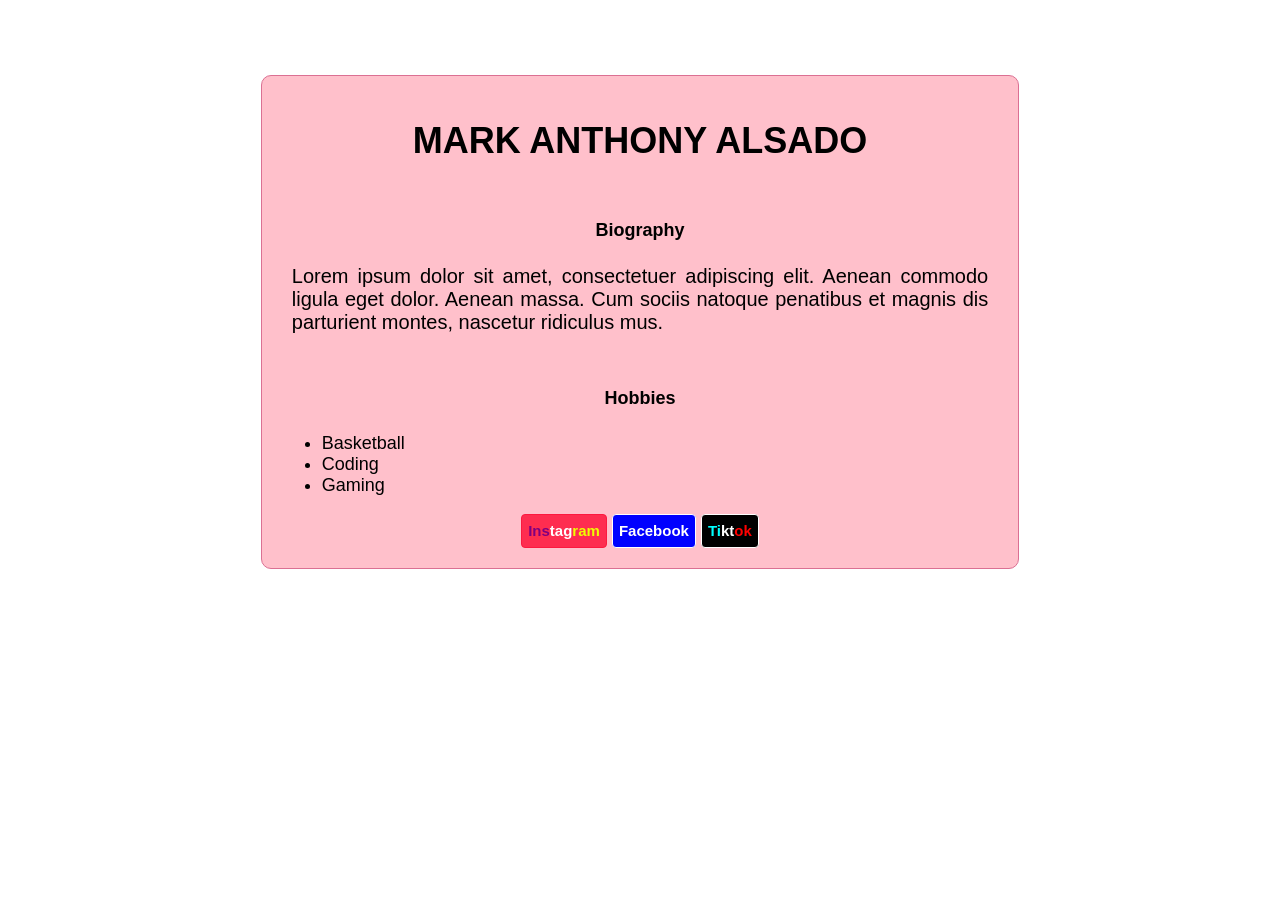
<file: 1/index.html>
<html lang="en">

<head>
    <meta charset="UTF-8">
    <meta name="viewport" content="width=device-width, initial-scale=1.0">
    <link rel="stylesheet" href="assets/style.css">
    <title>Exercise 1</title>
</head>

<body>
    <header>

    </header>
    <main>
        <div class="container">
            <h1 class="text-center title">Mark Anthony Alsado</h1>
            <div class="box">
                <h4 class="text-center">Biography</h4>
                <p class="bio">
                    Lorem ipsum dolor sit amet, consectetuer adipiscing elit. Aenean commodo ligula eget dolor. Aenean massa. Cum sociis natoque penatibus et magnis dis parturient montes, nascetur ridiculus mus.
                </p>

            </div>
            <div>
                <h4 class="text-center">Hobbies</h4>
                <ul>
                    <li>Basketball</li>
                    <li>Coding</li>
                    <li>Gaming</li>
                </ul>
            </div>
            <div class="text-center">
                <a href="www.instagram.com" target="_blank">
                    <button type="button" class="button btn-instagram">
                        <span id="purple">Ins</span>tag<span id="yellow">ram</span></button>
                </a>
                <a href="www.facebook.com" target="_blank">
                    <button type="button" class="button btn-fb">Facebook</button>
                </a>
                <a href="www.tiktok.com" target="_blank">
                    <button type="button" class="button btn-tiktok">
                        <span id="aqua">Ti</span>kt<span id="red">ok</span>
                    </button>
                </a>
            </div>
        </div>
    </main>
    <footer>

    </footer>
</body>

</html>
</file>
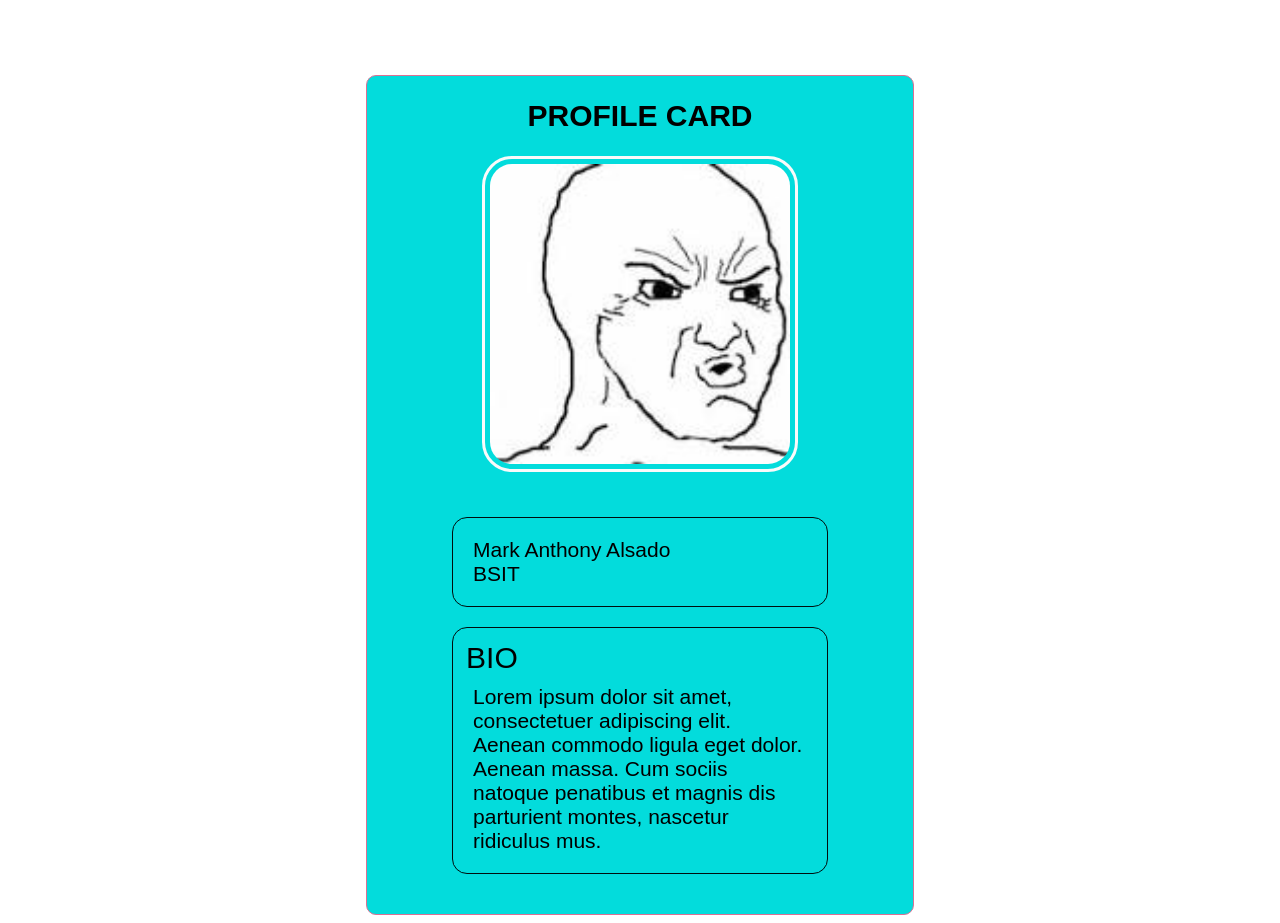
<file: 2/index.html>
<!DOCTYPE html>
<html lang="en">

<head>
    <meta charset="UTF-8">
    <meta name="viewport" content="width=device-width, initial-scale=1.0">
    <link rel="stylesheet" href="assets/style.css">
    <title>Exercise 2</title>
</head>

<body>
    <header>

    </header>
    <main>
        <div class="container">
            <h3 class="text-center title">Profile Card</h3>
            <div class="text-center">
                <img src="assets/image/pic.jpg" alt="chart" class="img">
            </div>
            <div class="box">
                <p>Mark Anthony Alsado<br>BSIT</p>
            </div>
            <div class="box .text-justify">
                <p class="title">Bio</p>
                <p>Lorem ipsum dolor sit amet, consectetuer adipiscing elit. Aenean commodo ligula eget dolor. Aenean massa. Cum sociis natoque penatibus et magnis dis parturient montes, nascetur ridiculus mus.</p>
            </div>
    </main>
    <footer>

    </footer>
</body>

</html>
</file>
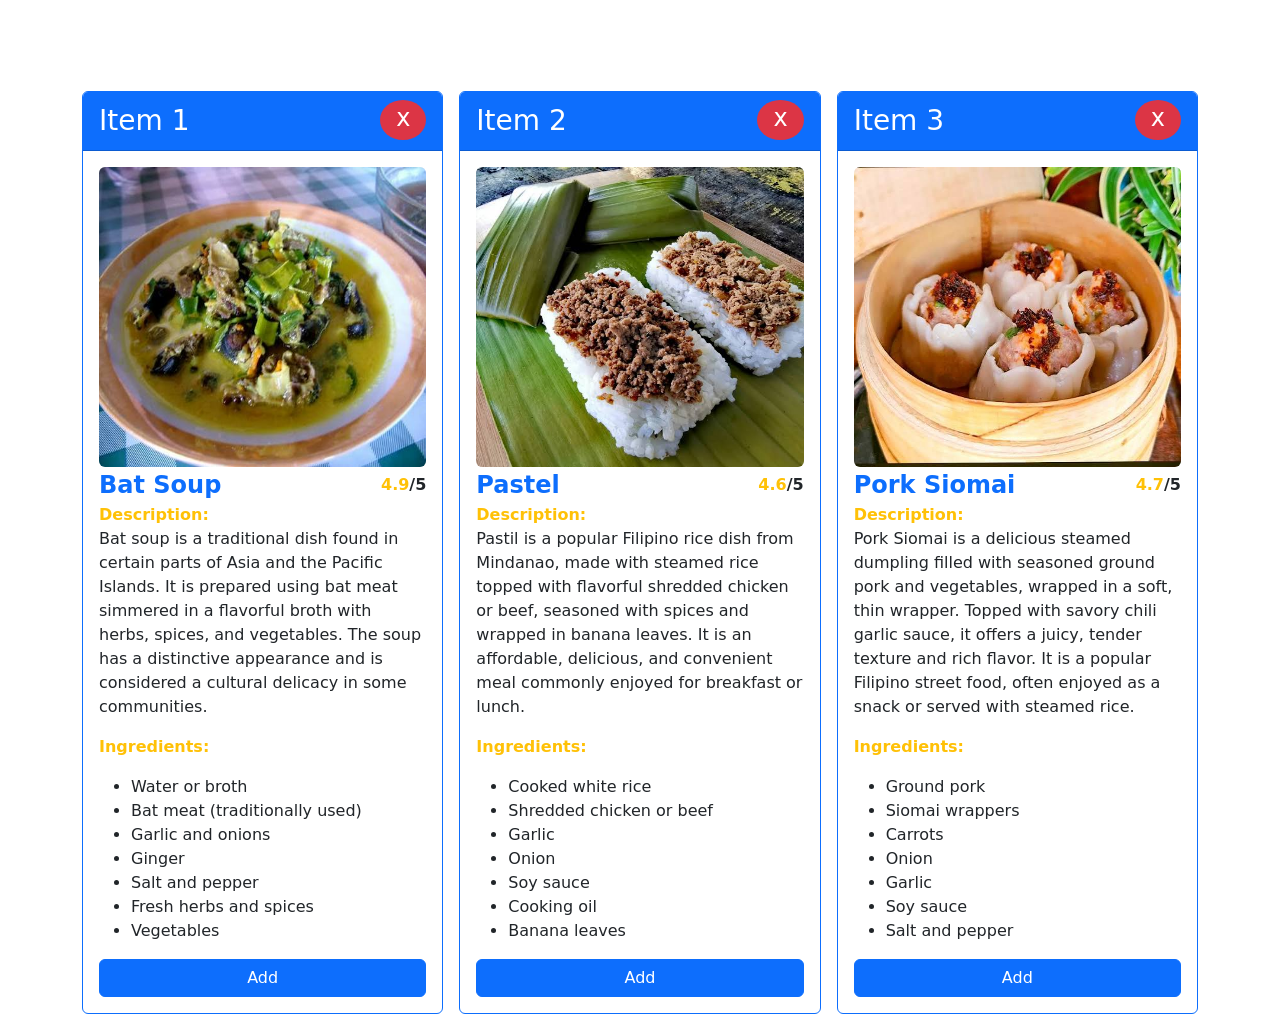
<file: 3/index.html>
<html lang="en">

<head>
    <meta charset="UTF-8">
    <meta name="viewport" content="width=device-width, initial-scale=1.0">
    <title>Document</title>
    <link rel="stylesheet" href="assets/style.css">
    <link rel="stylesheet" href="https://cdnjs.cloudflare.com/ajax/libs/bootstrap/5.3.8/css/bootstrap.min.css">
</head>

<body>
    <main div class="container py-3">
        <div class="row g-3">
            <div class="col-lg-4 col-sm-12">
                <div class="card border-primary">
                    <div class="card-header fs-3 bg-primary text-white">
                        Item 1
                        <span class="fs-4 float-end rounded-circle bg-danger px-3 pb-1">x</span>
                    </div>
                    <div class="card-body">
                        <div class="thumbnail">
                            <img src="assets/bat_soup.jpg" class="img-fluid menu-item mx-auto d-block menu-item-bg w-100 rounded">
                        </div>
                        <div class="details d-flex justify-content-between align-items-center">
                            <span class="text-primary fs-4 fw-bold">Bat Soup</span>
                            <span class="float-end text-warning fw-bold">4.9<span class="text-dark">/5</span></span>
                        </div>
                        <div class="description">
                            <p class="fs-6">
                                <span class="text-warning fw-bold">Description:</span>
                                <br>
                                <span class="content text-dark">Bat soup is a traditional dish found in certain parts of Asia and the Pacific Islands. It is prepared using bat meat simmered in a flavorful broth with herbs, spices, and vegetables. The soup has a distinctive appearance and is considered a cultural delicacy in some communities.</span>
                            </p>
                            <p class="fs-6 text-warning fw-bold">
                                Ingredients:
                                <ul>
                                    <li>Water or broth</li>
                                    <li>Bat meat (traditionally used)</li>
                                    <li>Garlic and onions</li>
                                    <li>Ginger</li>
                                    <li>Salt and pepper</li>
                                    <li>Fresh herbs and spices</li>
                                    <li>Vegetables</li>
                                </ul>
                            </p>
                        </div>
                        <div type="button" class="btn btn-primary w-100">Add </div>
                    </div>
                </div>
            </div>

            <div class="col-lg-4 col-sm-12">
                <div class="card border-primary">
                    <div class="card-header fs-3 bg-primary text-white">
                        Item 2
                        <span class="fs-4 float-end rounded-circle bg-danger px-3 pb-1">x</span>
                    </div>
                    <div class="card-body">
                        <div class="thumbnail">
                            <img src="assets/pastel.jpg" class="img-fluid menu-item mx-auto d-block menu-item-bg w-100 rounded">
                        </div>
                        <div class="details d-flex justify-content-between align-items-center">
                            <span class="text-primary fs-4 fw-bold">Pastel</span>
                            <span class="float-end text-warning fw-bold">4.6<span class="text-dark">/5</span></span>
                        </div>
                        <div class="description">
                            <p class="fs-6">
                                <span class="text-warning fw-bold">Description:</span>
                                <br>
                                <span class="content text-dark">Pastil is a popular Filipino rice dish from Mindanao, made with steamed rice topped with flavorful shredded chicken or beef, seasoned with spices and wrapped in banana leaves. It is an affordable, delicious, and convenient meal commonly enjoyed for breakfast or lunch.</span>
                            </p>
                            <p class="fs-6 text-warning fw-bold">
                                Ingredients:
                                <ul>
                                    <li>Cooked white rice</li>
                                    <li>Shredded chicken or beef</li>
                                    <li>Garlic</li>
                                    <li>Onion</li>
                                    <li>Soy sauce</li>
                                    <li>Cooking oil</li>
                                    <li>Banana leaves</li>
                                </ul>
                            </p>
                        </div>
                        <div type="button" class="btn btn-primary w-100">Add </div>
                    </div>
                </div>
            </div>
            <div class="col-lg-4 col-sm-12">
                <div class="card border-primary">
                    <div class="card-header fs-3 bg-primary text-white">
                        Item 3
                        <span class="fs-4 float-end rounded-circle bg-danger px-3 pb-1">x</span>
                    </div>
                    <div class="card-body">
                        <div class="thumbnail">
                            <img src="assets/pork_sio.jpg" class="img-fluid menu-item mx-auto d-block menu-item-bg w-100 rounded">
                        </div>
                        <div class="details d-flex justify-content-between align-items-center">
                            <span class="text-primary fs-4 fw-bold">Pork Siomai</span>
                            <span class="float-end text-warning fw-bold">4.7<span class="text-dark">/5</span></span>
                        </div>
                        <div class="description">
                            <p class="fs-6">
                                <span class="text-warning fw-bold">Description:</span>
                                <br>
                                <span class="content text-dark">Pork Siomai is a delicious steamed dumpling filled with seasoned ground pork and vegetables, wrapped in a soft, thin wrapper. Topped with savory chili garlic sauce, it offers a juicy, tender texture and rich flavor. It is a popular Filipino street food, often enjoyed as a snack or served with steamed rice.</span>
                            </p>
                            <p class="fs-6 text-warning fw-bold">
                                Ingredients:
                                <ul>
                                    <li>Ground pork</li>
                                    <li>Siomai wrappers</li>
                                    <li>Carrots</li>
                                    <li>Onion</li>
                                    <li>Garlic</li>
                                    <li>Soy sauce</li>
                                    <li>Salt and pepper</li>
                                </ul>
                            </p>
                        </div>
                        <div type="button" class="btn btn-primary w-100">Add </div>
                    </div>
                </div>
    </main>
    <script src="https://cdnjs.cloudflare.com/ajax/libs/bootstrap/5.3.8/js/bootstrap.bundle.min.js"></script>
</body>

</html>
</file>
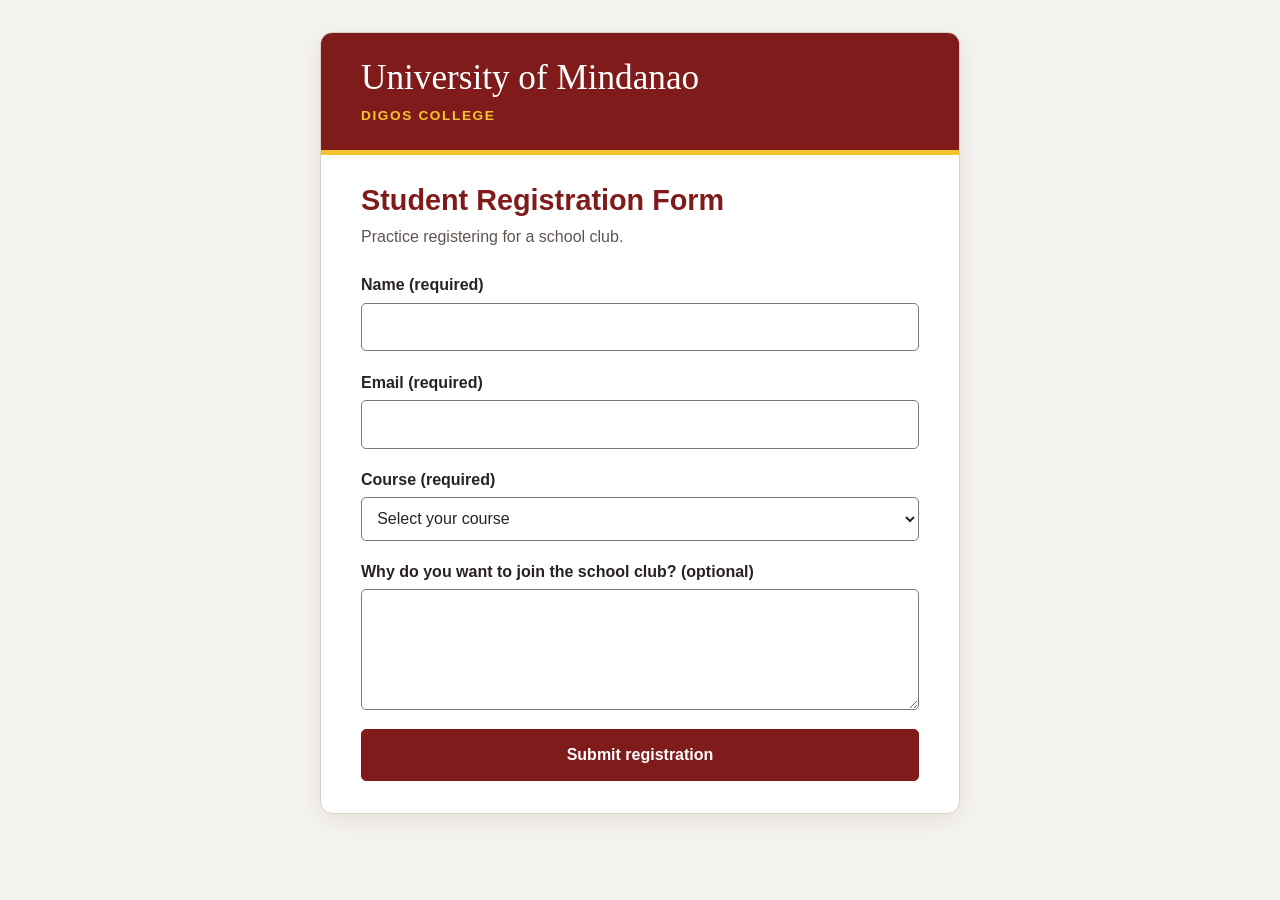
<file: 4/index.html>
<!DOCTYPE html>
<html lang="en">

<head>
    <meta charset="UTF-8">
    <meta name="viewport" content="width=device-width, initial-scale=1.0">
    <title>Student Registration Form | UM Digos College</title>
    <link rel="stylesheet" href="assets/style.css">
</head>

<body>
    <main>
        <header class="school-header">
            <p class="school-name">University of Mindanao</p>
            <p class="campus-name">Digos College</p>
        </header>
        <form method="get">
            <h1>Student Registration Form</h1>
            <p class="form-description">
                Practice registering for a school club.
            </p>

            <div class="field">
                <label for="student-name">Name (required)</label>
                <input type="text" id="student-name" autocomplete="name" required>
            </div>

            <div class="field">
                <label for="student-email">Email (required)</label>
                <input type="email" id="student-email" autocomplete="email" required>
            </div>

            <div class="field">
                <label for="course">Course (required)</label>
                <select id="course" required>
                    <option value="" disabled selected>Select your course</option>

                    <optgroup label="Computing and Engineering">
                        <option>Bachelor of Science in Information Technology</option>
                        <option>Bachelor of Science in Computer Engineering</option>
                    </optgroup>

                    <optgroup label="Criminology">
                        <option>Bachelor of Science in Criminology</option>
                    </optgroup>

                    <optgroup label="Business and Tourism">
                        <option>BSBA – Marketing Management</option>
                        <option>BSBA – Financial Management</option>
                        <option>BSBA – Human Resource Management</option>
                        <option>Bachelor of Science in Tourism Management</option>
                    </optgroup>

                    <optgroup label="Department of Teacher Education">
                        <option>Bachelor of Elementary Education (BEEd)</option>
                        <option>BSNEd – Elementary School Teaching</option>
                        <option>BSEd – Values Education</option>
                        <option>Bachelor of Physical Education</option>
                        <option>BSEd – Science</option>
                        <option>BSEd – English</option>
                        <option>BSEd – Filipino</option>
                        <option>BSEd – Social Studies</option>
                        <option>BSEd – Mathematics</option>
                        <option>BTVTEd – Food &amp; Service Management</option>
                        <option>BTVTEd – Automotive Technology</option>
                    </optgroup>

                    <optgroup label="Department of Arts and Sciences">
                        <option>Bachelor of Arts in Communication</option>
                        <option>Bachelor of Science in Social Work</option>
                        <option>Bachelor of Science in Psychology</option>
                        <option>Bachelor of Arts in Political Science</option>
                    </optgroup>

                    <optgroup label="Department of Accounting Education">
                        <option>Bachelor of Science in Accountancy</option>
                        <option>Bachelor of Science in Management Accounting</option>
                    </optgroup>
                </select>
            </div>

            <div class="field">
                <label for="reason">
                    Why do you want to join the school club? (optional)
                </label>
                <textarea id="reason" rows="4"></textarea>
            </div>

            <button type="submit">Submit registration</button>
        </form>
    </main>
</body>

</html>
</file>
<file: 1/assets/style.css>
body {
    color: #000;
    font-family: Arial, Helvetica, sans-serif;
    font-size: 18px;
}

.container {
    margin: auto;
    margin-left: 20%;
    margin-right: 20%;
    margin-top: 75px;
    border: 1px solid black;
    padding: 20px;
    border-radius: 10px;
    background: pink;
    border-color: palevioletred;
}

.title {
    text-transform: uppercase;
}

.text-center {
    text-align: center!important;
}

.bio {
    text-align: justify;
    font-size: 20px;
}

.box {
    padding: 10px;
}

a {
    text-decoration: none;
}

.button {
    line-height: 2;
    font-size: 15px;
    border: 1px solid black;
    border-radius: 4px;
    font-weight: bold;
}

.btn-fb {
    background-color: blue;
    border-color: rgb(255, 255, 255);
    color: white;
}

.btn-fb:hover {
    background-color: rgb(4, 4, 106);
    color: white;
}

.btn-instagram {
    background-color: rgb(254, 45, 80);
    border-color: rgb(252, 25, 63);
    color: white;
}

.btn-instagram:hover {
    background-color: rgb(250, 126, 146);
    color: white;
}

.btn-tiktok {
    background-color: black;
    border-color: rgb(255, 255, 255);
    color: white;
}

.btn-tiktok:hover {
    background-color: rgb(42, 42, 42);
    color: rgb(208, 199, 199);
}

#aqua {
    color: aqua;
}

#red {
    color: red;
}

#purple {
    color: purple;
}

#yellow {
    color: rgb(238, 255, 0);
}
</file>
<file: 2/assets/style.css>
body {
    color: #000000;
    font-family: Arial, Helvetica, sans-serif;
    font-size: 18px;
}

.container {
    margin: auto;
    width: 40%;
    margin-top: 75px;
    border: 1px solid #008989;
    padding: 20px;
    border-radius: 10px;
    background: #03dcdc;
    border-color: palevioletred;
}

.title {
    text-transform: uppercase;
    font-size: 30px;
    margin: 3px;
}

.text-center {
    text-align: center!important;
}

.text-uppercase {
    text-transform: uppercase;
}

.bio {
    text-align: justify;
    font-size: 20px;
}

.box {
    padding: 10px;
    border: 1px solid #000e0e;
    border-radius: 15px;
    width: 70%;
    margin: 20px auto;
    font-size: 21px;
}

p {
    margin: 10px;
}

a {
    text-decoration: none;
}

.text-justify {
    text-align: justify;
}

.img {
    margin: 20px 0px 20px 0px;
    height: 300px;
    width: 300px;
    border-radius: 30px;
    border: 3px solid rgb(250, 250, 250);
    padding: 5px;
}
</file>
<file: 3/assets/style.css>
body {
    color: #000000;
    font-family: Arial, Helvetica, sans-serif;
    font-size: 18px;
}

.container {
    margin: auto;
    width: 80%;
    margin-top: 75px;
    padding: 20px;
    border-radius: 10px;
}

.menu-item {
    height: 300px!important;
    display: flex;
}

.menu-item-bg {
    background: blue;
}

.text_justify {
    text-align: justify!important;
}
</file>
<file: 4/assets/style.css>
:root {
    --maroon: #801b1b;
    --gold: #f4c430;
    --text: #282321;
}

* {
    box-sizing: border-box;
}

body {
    margin: 0;
    padding: 2rem 1rem;
    background: #f5f3ef;
    color: var(--text);
    font-family: Arial, sans-serif;
    line-height: 1.5;
}

main {
    max-width: 40rem;
    margin: 0 auto;
    background: white;
    border: 1px solid #d8d1c8;
    border-radius: 12px;
    box-shadow: 0 6px 24px rgb(55 30 20 / 8%);
}

.school-header {
    padding: 1.5rem clamp(1.25rem, 5vw, 2.5rem);
    background: var(--maroon);
    color: white;
    border-bottom: 5px solid var(--gold);
    border-radius: 11px 11px 0 0;
}

.school-name {
    margin: 0;
    font-family: Georgia, serif;
    font-size: clamp(1.5rem, 5vw, 2.2rem);
    line-height: 1.2;
}

.campus-name {
    margin: 0.4rem 0 0;
    color: var(--gold);
    font-size: 0.85rem;
    font-weight: bold;
    letter-spacing: 0.12em;
    text-transform: uppercase;
}

form {
    padding: 1.75rem clamp(1.25rem, 5vw, 2.5rem) 2rem;
}

h1 {
    margin: 0;
    color: var(--maroon);
    font-size: clamp(1.4rem, 4vw, 1.8rem);
    line-height: 1.25;
}

.form-description {
    margin: 0.4rem 0 1.5rem;
    color: #5e5550;
}

.field {
    margin-bottom: 1.2rem;
}

label {
    display: block;
    margin-bottom: 0.35rem;
    font-weight: bold;
}

input,
select,
textarea {
    display: block;
    width: 100%;
    padding: 0.7rem;
    background: white;
    color: var(--text);
    border: 1px solid #817771;
    border-radius: 5px;
    font: inherit;
}

textarea {
    resize: vertical;
}

button {
    width: 100%;
    padding: 0.8rem 1rem;
    background: var(--maroon);
    color: white;
    border: 1px solid var(--maroon);
    border-radius: 5px;
    font: inherit;
    font-weight: bold;
    cursor: pointer;
}

button:hover {
    background: #641414;
}

input:focus-visible,
select:focus-visible,
textarea:focus-visible,
button:focus-visible {
    outline: 3px solid var(--maroon);
    outline-offset: 3px;
}
</file>
